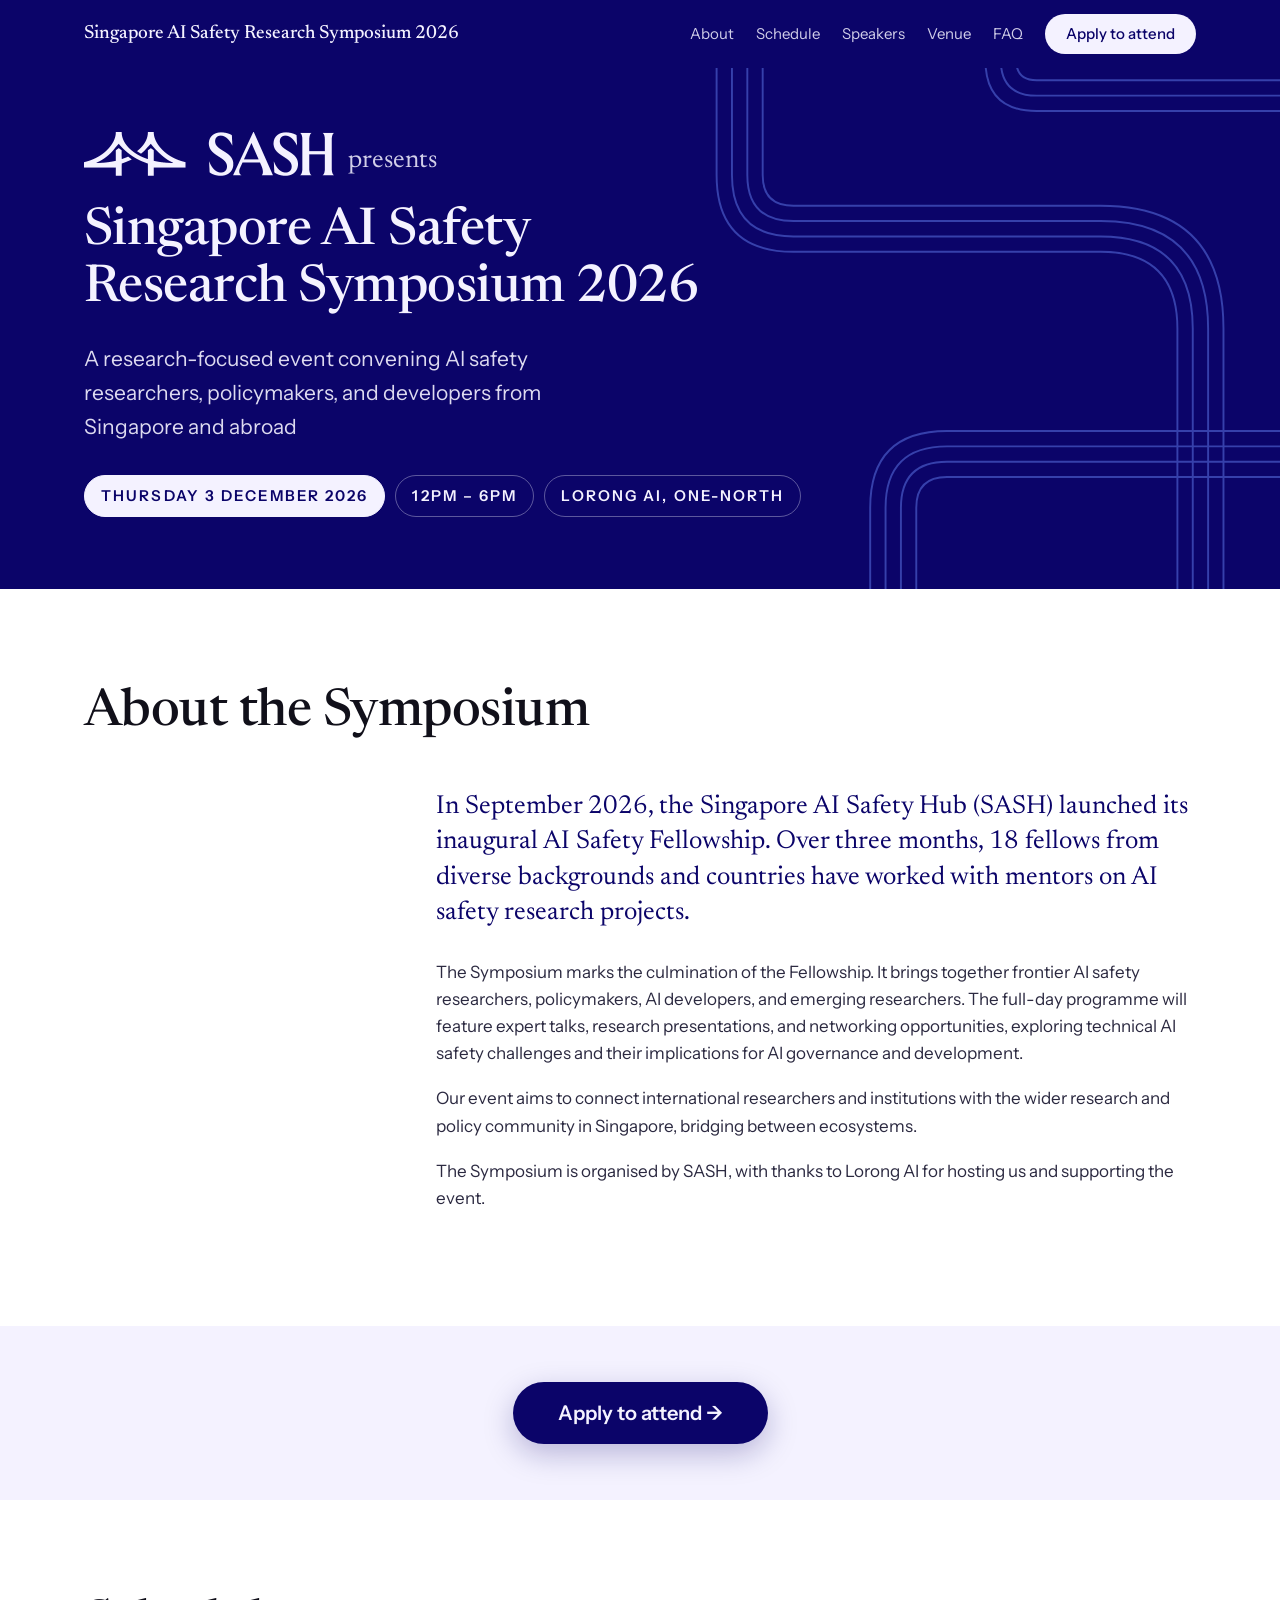
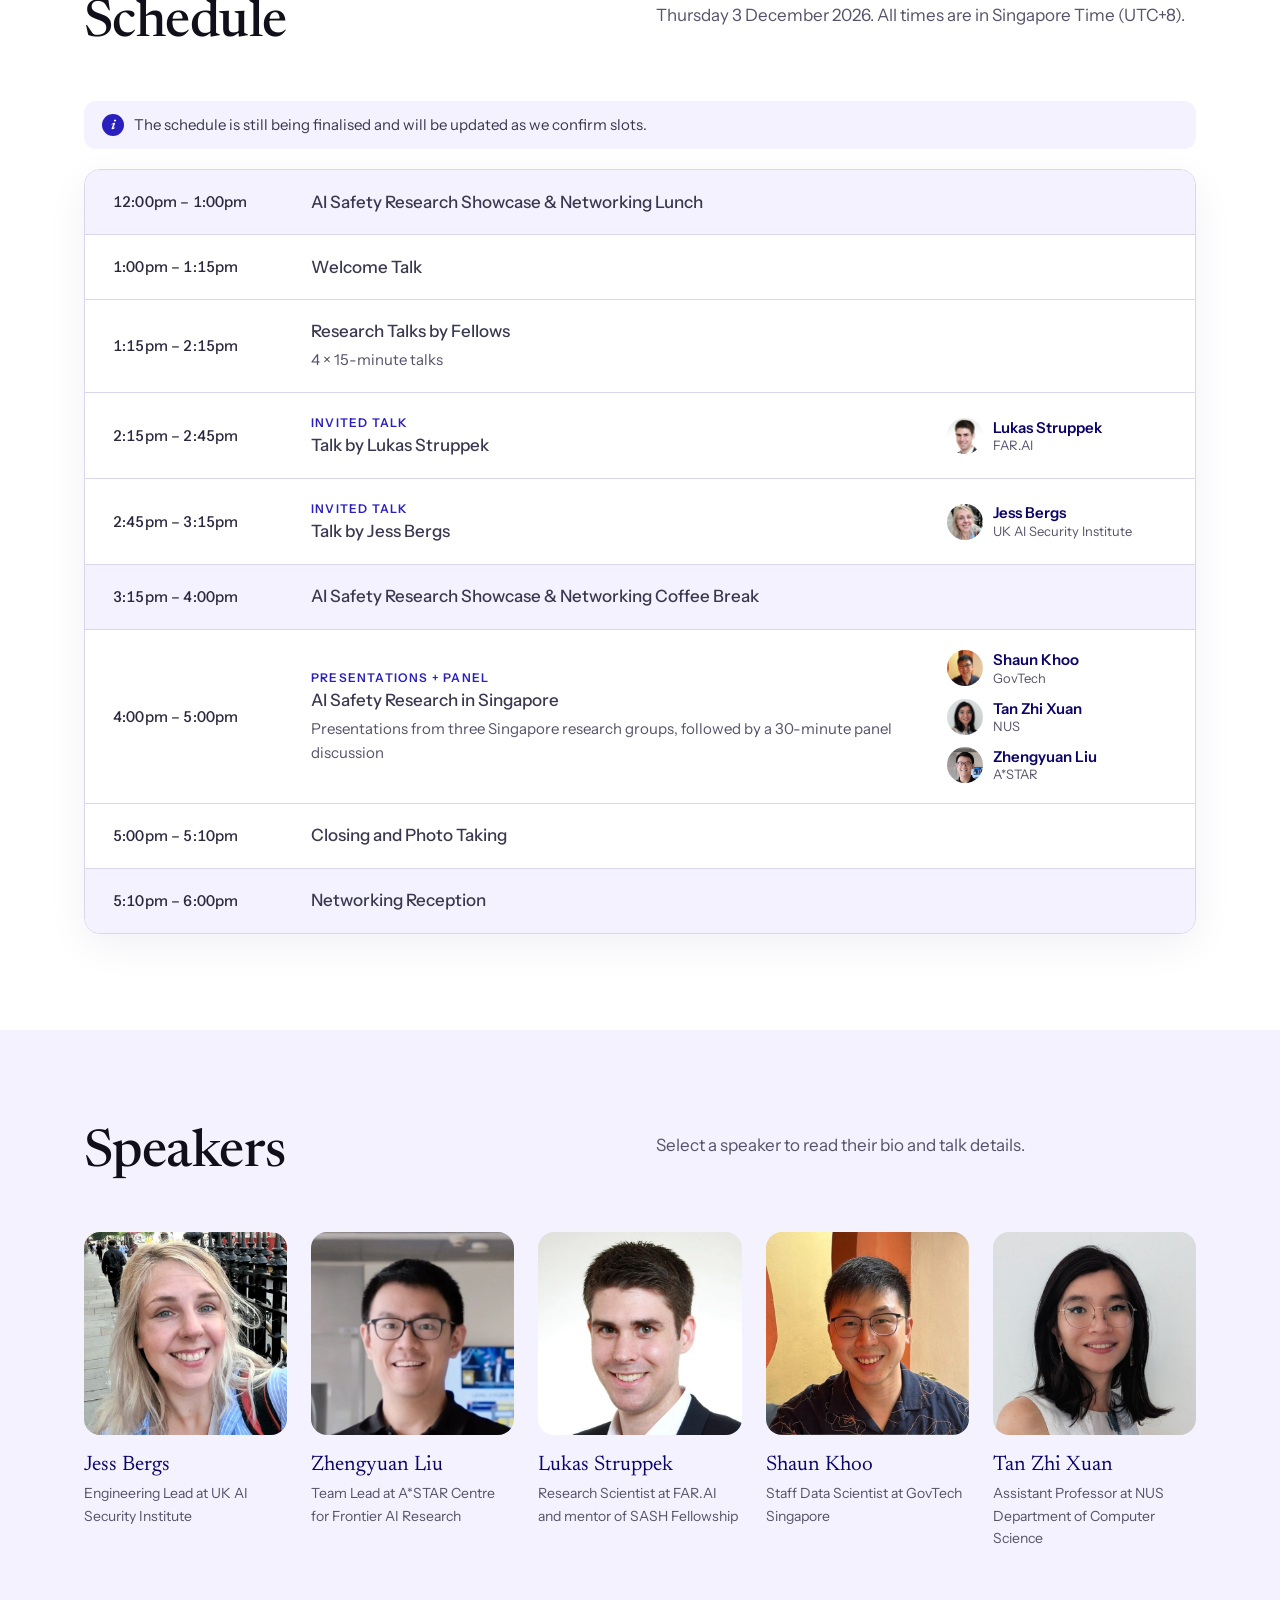
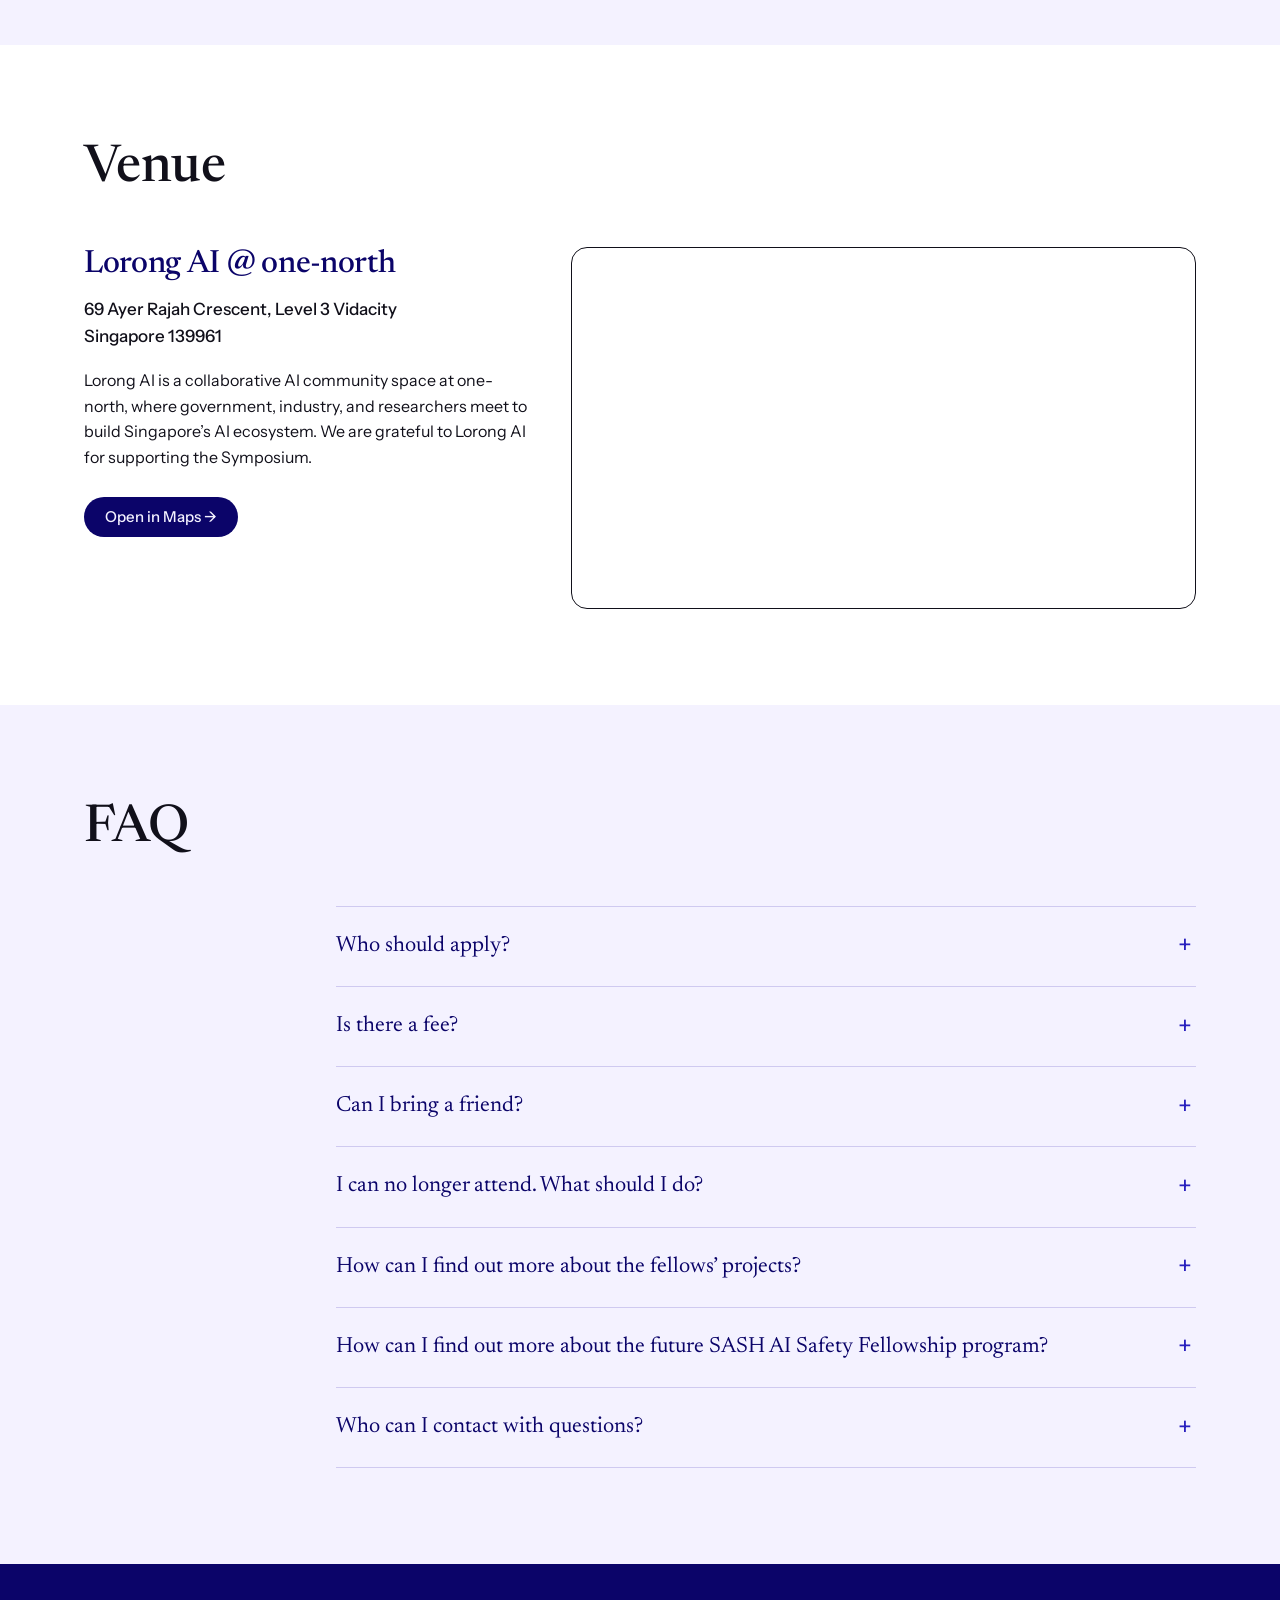
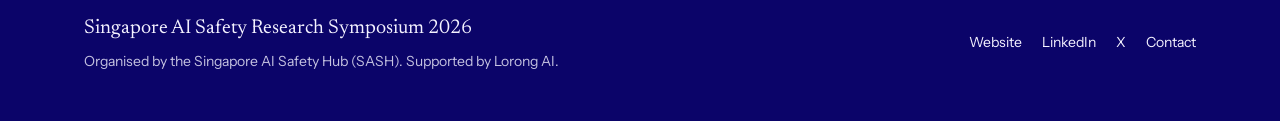
<file: index.html>
<!doctype html>
<html lang="en">
<head>
  <meta charset="utf-8">
  <meta name="viewport" content="width=device-width, initial-scale=1">
  <title>Singapore AI Safety Research Symposium 2026 | 3 December 2026</title>
  <meta name="description" content="The Singapore AI Safety Research Symposium 2026, organised by the Singapore AI Safety Hub (SASH). 3 December 2026 at Lorong AI, Singapore.">
  <link rel="preconnect" href="https://fonts.googleapis.com">
  <link rel="preconnect" href="https://fonts.gstatic.com" crossorigin>
  <link href="https://fonts.googleapis.com/css2?family=Instrument+Sans:wght@400;500;600&family=Newsreader:opsz,wght@6..72,400;6..72,500&display=swap" rel="stylesheet">
  <link rel="stylesheet" href="styles.css">
</head>
<body>

  <header class="nav" id="top">
    <div class="nav-inner">
      <a href="#top" class="brand">Singapore AI Safety Research Symposium 2026</a>
      <button class="nav-toggle" aria-label="Open menu" aria-expanded="false">
        <svg viewBox="0 0 24 24" width="24" height="24" fill="currentColor" aria-hidden="true"><path d="M3 4h18v2H3zm0 7h18v2H3zm0 7h18v2H3z"/></svg>
      </button>
      <nav class="nav-links">
        <a href="#about">About</a>
        <a href="#schedule">Schedule</a>
        <a href="#speakers">Speakers</a>
        <a href="#venue">Venue</a>
        <a href="#faq">FAQ</a>
        <a class="btn btn-light js-luma" href="#" target="_blank" rel="noopener">Apply to attend</a>
      </nav>
    </div>
  </header>

  <section class="hero">
    <svg class="hero-lines" viewBox="0 0 600 600" preserveAspectRatio="xMaxYMid slice" aria-hidden="true">
      <g fill="none" stroke="currentColor" stroke-width="1.5">
        <path d="M120 -10 V180 Q120 240 180 240 H420 Q480 240 480 300 V610"/>
        <path d="M132 -10 V180 Q132 228 180 228 H420 Q492 228 492 300 V610"/>
        <path d="M144 -10 V180 Q144 216 180 216 H420 Q504 216 504 300 V610"/>
        <path d="M156 -10 V180 Q156 204 180 204 H420 Q516 204 516 300 V610"/>
        <path d="M610 380 H300 Q240 380 240 440 V610"/>
        <path d="M610 392 H300 Q252 392 252 440 V610"/>
        <path d="M610 404 H300 Q264 404 264 440 V610"/>
        <path d="M610 416 H300 Q276 416 276 440 V610"/>
        <path d="M330 -10 V90 Q330 130 370 130 H610"/>
        <path d="M342 -10 V90 Q342 118 370 118 H610"/>
        <path d="M354 -10 V90 Q354 106 370 106 H610"/>
      </g>
    </svg>
    <div class="container hero-content">
      <div class="hero-presenter">
        <a href="https://www.aisafety.sg/" target="_blank" rel="noopener" class="hero-logo-link" aria-label="Singapore AI Safety Hub website">
          <img class="hero-logo" src="images/sash-logo.png" alt="SASH" width="1000" height="176">
        </a>
        <span class="presents">presents</span>
      </div>
      <h1>Singapore AI Safety Research Symposium 2026</h1>
      <p class="hero-sub">A research-focused event convening AI safety researchers, policymakers, and developers from Singapore and abroad</p>
      <div class="hero-meta">
        <p class="hero-date is-filled">Thursday 3 December 2026</p>
        <p class="hero-date">12pm – 6pm</p>
        <p class="hero-date">Lorong AI, one-north</p>
      </div>
    </div>
  </section>

  <main>
    <section id="about" class="section">
      <div class="container">
        <div class="section-head">
          <h2>About the Symposium</h2>
        </div>
        <div class="about-body">
          <p class="lead">In September 2026, the Singapore AI Safety Hub (SASH) launched its inaugural AI Safety Fellowship. Over three months, 18 fellows from diverse backgrounds and countries have worked with mentors on AI safety research projects.</p>
          <p>The Symposium marks the culmination of the Fellowship. It brings together frontier AI safety researchers, policymakers, AI developers, and emerging researchers. The full-day programme will feature expert talks, research presentations, and networking opportunities, exploring technical AI safety challenges and their implications for AI governance and development.</p>
          <p>Our event aims to connect international researchers and institutions with the wider research and policy community in Singapore, bridging between ecosystems.</p>
          <p>The Symposium is organised by SASH, with thanks to Lorong AI for hosting us and supporting the event.</p>
        </div>
      </div>
    </section>

    <section class="apply-band" aria-label="Apply to attend">
      <div class="container apply-inner">
        <a class="btn btn-apply js-luma" href="#" target="_blank" rel="noopener">Apply to attend →</a>
      </div>
    </section>

    <section id="schedule" class="section">
      <div class="container">
        <div class="section-head">
          <h2>Schedule</h2>
          <p>Thursday 3 December 2026. All times are in Singapore Time (UTC+8).</p>
        </div>
        <p class="schedule-note">The schedule is still being finalised and will be updated as we confirm slots.</p>
        <ol class="schedule" id="schedule-list"></ol>
      </div>
    </section>

    <section id="speakers" class="section section-tint">
      <div class="container">
        <div class="section-head">
          <h2>Speakers</h2>
          <p>Select a speaker to read their bio and talk details.</p>
        </div>
        <div class="speaker-grid" id="speaker-grid"></div>
      </div>
    </section>

    <section id="venue" class="section">
      <div class="container">
        <div class="section-head">
          <h2>Venue</h2>
        </div>
        <div class="venue">
          <div class="venue-info">
            <h3>Lorong AI @ one-north</h3>
            <p class="address">69 Ayer Rajah Crescent, Level 3 Vidacity<br>Singapore 139961</p>
            <p>Lorong AI is a collaborative AI community space at one-north, where government, industry, and researchers meet to build Singapore’s AI ecosystem. We are grateful to Lorong AI for supporting the Symposium.</p>
            <a class="btn btn-dark" href="https://www.google.com/maps/search/?api=1&query=Lorong+AI+69+Ayer+Rajah+Crescent+Singapore+139961" target="_blank" rel="noopener">Open in Maps →</a>
          </div>
          <div class="map">
            <iframe title="Map of Lorong AI, 69 Ayer Rajah Crescent, Singapore" loading="lazy" referrerpolicy="no-referrer-when-downgrade"
              src="https://maps.google.com/maps?q=69%20Ayer%20Rajah%20Crescent%2C%20Singapore%20139961&z=16&output=embed"></iframe>
          </div>
        </div>
      </div>
    </section>

    <section id="faq" class="section section-tint">
      <div class="container">
        <div class="section-head">
          <h2>FAQ</h2>
        </div>
        <div class="faq">
          <details>
            <summary>Who should apply?</summary>
            <p>Researchers, policymakers, AI developers, and people from universities and research institutions interested in AI safety research.</p>
          </details>
          <details>
            <summary>Is there a fee?</summary>
            <p>This event is free.</p>
          </details>
          <details>
            <summary>Can I bring a friend?</summary>
            <p>Each attendee needs their own approved registration, so please ask your friend to apply separately through <a class="js-luma" href="#" target="_blank" rel="noopener">Luma</a>. As places and catering are limited, we can only admit approved attendees.</p>
          </details>
          <details>
            <summary>I can no longer attend. What should I do?</summary>
            <p>Please cancel your registration on <a class="js-luma" href="#" target="_blank" rel="noopener">Luma</a> so we can offer your place to someone else.</p>
          </details>
          <details>
            <summary>How can I find out more about the fellows’ projects?</summary>
            <p>The fellows will have posters to showcase their work and you can approach them directly if any research project is relevant or interesting to you.</p>
          </details>
          <details>
            <summary>How can I find out more about the future SASH AI Safety Fellowship program?</summary>
            <p>You may visit our <a class="js-website" href="#" target="_blank" rel="noopener">website</a>, <a class="js-linkedin" href="#" target="_blank" rel="noopener">LinkedIn</a> and <a class="js-x" href="#" target="_blank" rel="noopener">X</a>, where we will post updates on future events and programs.</p>
          </details>
          <details>
            <summary>Who can I contact with questions?</summary>
            <p>Email us at <a class="js-email" href="#"></a>.</p>
          </details>
        </div>
      </div>
    </section>
  </main>

  <footer class="footer">
    <div class="container footer-inner">
      <div>
        <p class="footer-title">Singapore AI Safety Research Symposium 2026</p>
        <p>Organised by the Singapore AI Safety Hub (SASH). Supported by Lorong AI.</p>
      </div>
      <div class="footer-links">
        <a class="js-website" href="#" target="_blank" rel="noopener">Website</a>
        <a class="js-linkedin" href="#" target="_blank" rel="noopener">LinkedIn</a>
        <a class="js-x" href="#" target="_blank" rel="noopener">X</a>
        <a class="js-email" href="mailto:sash.aisafety.symposium@gmail.com">Contact</a>
      </div>
    </div>
  </footer>

  <dialog class="speaker-modal" id="speaker-modal" aria-labelledby="modal-name">
    <button class="modal-close" aria-label="Close">×</button>
    <div class="modal-body" id="modal-body"></div>
  </dialog>

  <script src="data.js"></script>
  <script src="script.js"></script>
</body>
</html>
</file>
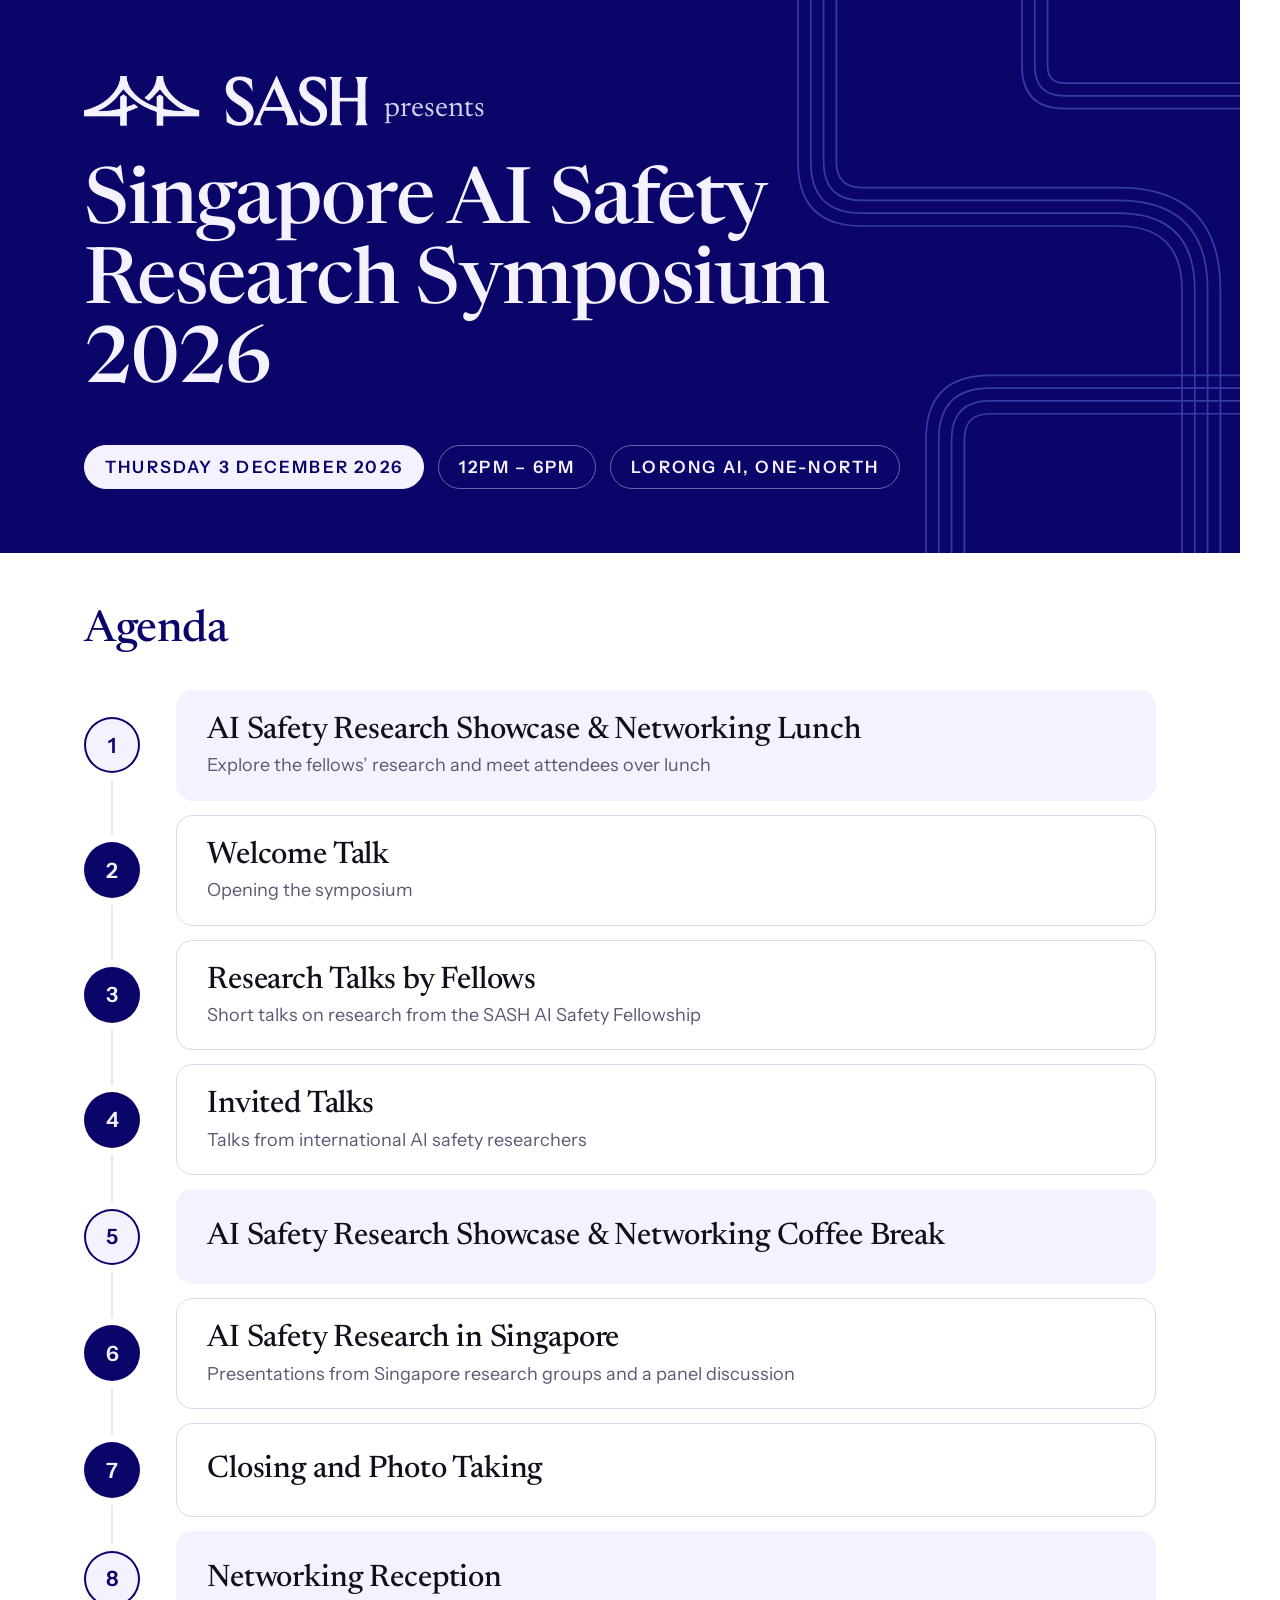
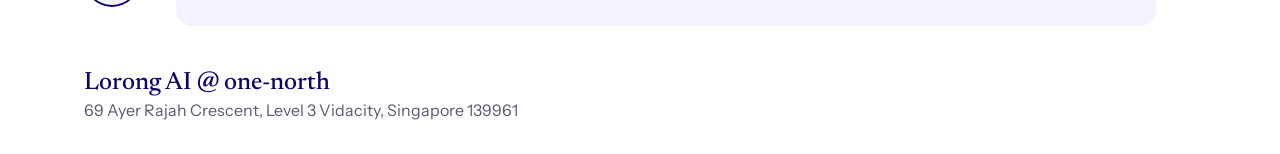
<file: poster/agenda-overview.html>
<!doctype html>
<html lang="en">
<head>
<meta charset="utf-8">
<title>Symposium Agenda Overview</title>
<link href="https://fonts.googleapis.com/css2?family=Instrument+Sans:wght@400;500;600;700&family=Newsreader:opsz,wght@6..72,400;6..72,500;6..72,600&display=swap" rel="stylesheet">
<style>
  :root {
    --navy:#0b0469; --accent:#2920be; --sky:#6a8afc; --lav:#f4f2ff; --lav2:#e9e6fb;
    --ink:#11101a; --muted:#5b5874; --line:#dcd8f0;
    --serif:"Newsreader",Georgia,serif; --sans:"Instrument Sans",system-ui,sans-serif;
  }
  * { box-sizing:border-box; margin:0; padding:0; }
  html,body { width:1240px; height:1754px; }
  body { font-family:var(--sans); color:var(--ink); background:#fff; -webkit-font-smoothing:antialiased; }
  .poster { width:1240px; height:1754px; display:flex; flex-direction:column; overflow:hidden; }

  /* Header */
  header { position:relative; background:var(--navy); color:var(--lav); padding:76px 84px 64px; overflow:hidden; }
  .lines { position:absolute; right:-70px; top:-30px; width:640px; height:640px; color:var(--sky); opacity:.42; }
  .presenter { position:relative; display:flex; align-items:flex-end; gap:16px; margin-bottom:40px; }
  .presenter img { height:50px; }
  .presenter span { font-family:var(--serif); font-size:29px; line-height:1; opacity:.85; padding-bottom:2px; }
  h1 { position:relative; font-family:var(--serif); font-weight:500; font-size:78px; line-height:1.02; letter-spacing:-.015em; max-width:16ch; }
  .meta { position:relative; display:flex; gap:14px; margin-top:40px; flex-wrap:wrap; }
  .pill { font-size:17px; font-weight:600; letter-spacing:.13em; text-transform:uppercase;
          padding:11px 20px; border:1.5px solid rgba(244,242,255,.4); border-radius:999px; }
  .pill.solid { background:var(--lav); color:var(--navy); border-color:var(--lav); }

  /* Overview */
  main { flex:1; padding:56px 84px 8px; display:flex; flex-direction:column; }
  .eyebrow h2 { font-family:var(--serif); font-weight:500; font-size:44px; color:var(--navy); letter-spacing:-.01em; margin-bottom:30px; }
  ol { list-style:none; flex:1; display:flex; flex-direction:column; position:relative; }
  ol::before { content:""; position:absolute; left:27px; top:40px; bottom:40px; width:2px; background:var(--lav2); }
  li { position:relative; flex:1 1 0; display:flex; align-items:center; gap:36px; padding:7px 0; }
  .card { min-height:100%; display:flex; flex-direction:column; justify-content:center; }
  .dot { flex:none; width:56px; height:56px; border-radius:50%; display:grid; place-items:center;
         background:var(--navy); color:var(--lav); font:600 21px/1 var(--sans); position:relative; z-index:1;
         box-shadow:0 0 0 7px #fff; }
  .card { flex:1; padding:22px 30px; border-radius:16px; border:1.5px solid var(--line); background:#fff; }
  .title { font-family:var(--serif); font-size:31px; font-weight:500; line-height:1.15; letter-spacing:-.005em; }
  .detail { font-size:18px; color:var(--muted); margin-top:5px; line-height:1.35; }
  li.net .card { background:var(--lav); border-color:var(--lav); }
  li.net .dot { background:var(--lav); color:var(--navy); box-shadow:0 0 0 7px #fff, inset 0 0 0 2px var(--navy); }
  .legend { display:flex; gap:28px; margin:26px 0 0 92px; font-size:16px; color:var(--muted); }
  .legend span { display:flex; align-items:center; gap:10px; }
  .legend i { width:18px; height:18px; border-radius:5px; display:inline-block; }

  footer { margin-top:auto; padding:30px 84px 34px; display:flex; justify-content:space-between; align-items:flex-end; gap:40px; }
  footer .venue b { display:block; font-family:var(--serif); font-weight:500; font-size:25px; color:var(--navy); }
  footer .venue span { display:block; font-size:16px; color:var(--muted); margin-top:4px; }
  footer .org { text-align:right; font-size:16px; color:var(--muted); line-height:1.5; }
</style>
</head>
<body>
<div class="poster">
  <header>
    <svg class="lines" viewBox="0 0 600 600" aria-hidden="true">
      <g fill="none" stroke="currentColor" stroke-width="1.6">
        <path d="M120 -10 V180 Q120 240 180 240 H420 Q480 240 480 300 V610"/>
        <path d="M132 -10 V180 Q132 228 180 228 H420 Q492 228 492 300 V610"/>
        <path d="M144 -10 V180 Q144 216 180 216 H420 Q504 216 504 300 V610"/>
        <path d="M156 -10 V180 Q156 204 180 204 H420 Q516 204 516 300 V610"/>
        <path d="M610 380 H300 Q240 380 240 440 V610"/>
        <path d="M610 392 H300 Q252 392 252 440 V610"/>
        <path d="M610 404 H300 Q264 404 264 440 V610"/>
        <path d="M610 416 H300 Q276 416 276 440 V610"/>
        <path d="M330 -10 V90 Q330 130 370 130 H610"/>
        <path d="M342 -10 V90 Q342 118 370 118 H610"/>
        <path d="M354 -10 V90 Q354 106 370 106 H610"/>
      </g>
    </svg>
    <div class="presenter"><img src="../images/sash-logo.png" alt="SASH"><span>presents</span></div>
    <h1>Singapore AI Safety Research Symposium 2026</h1>
    <div class="meta">
      <span class="pill solid">Thursday 3 December 2026</span>
      <span class="pill">12pm – 6pm</span>
      <span class="pill">Lorong AI, one-north</span>
    </div>
  </header>

  <main>
    <div class="eyebrow"><h2>Agenda</h2></div>
    <ol>
      <li class="net"><div class="dot">1</div><div class="card"><div class="title">AI Safety Research Showcase &amp; Networking Lunch</div><div class="detail">Explore the fellows’ research and meet attendees over lunch</div></div></li>
      <li class=""><div class="dot">2</div><div class="card"><div class="title">Welcome Talk</div><div class="detail">Opening the symposium</div></div></li>
      <li class=""><div class="dot">3</div><div class="card"><div class="title">Research Talks by Fellows</div><div class="detail">Short talks on research from the SASH AI Safety Fellowship</div></div></li>
      <li class=""><div class="dot">4</div><div class="card"><div class="title">Invited Talks</div><div class="detail">Talks from international AI safety researchers</div></div></li>
      <li class="net"><div class="dot">5</div><div class="card"><div class="title">AI Safety Research Showcase &amp; Networking Coffee Break</div></div></li>
      <li class=""><div class="dot">6</div><div class="card"><div class="title">AI Safety Research in Singapore</div><div class="detail">Presentations from Singapore research groups and a panel discussion</div></div></li>
      <li class=""><div class="dot">7</div><div class="card"><div class="title">Closing and Photo Taking</div></div></li>
      <li class="net"><div class="dot">8</div><div class="card"><div class="title">Networking Reception</div></div></li>
    </ol>
  </main>

  <footer>
    <div class="venue"><b>Lorong AI @ one-north</b><span>69 Ayer Rajah Crescent, Level 3 Vidacity, Singapore 139961</span></div>
  </footer>
</div>
</body>
</html>
</file>
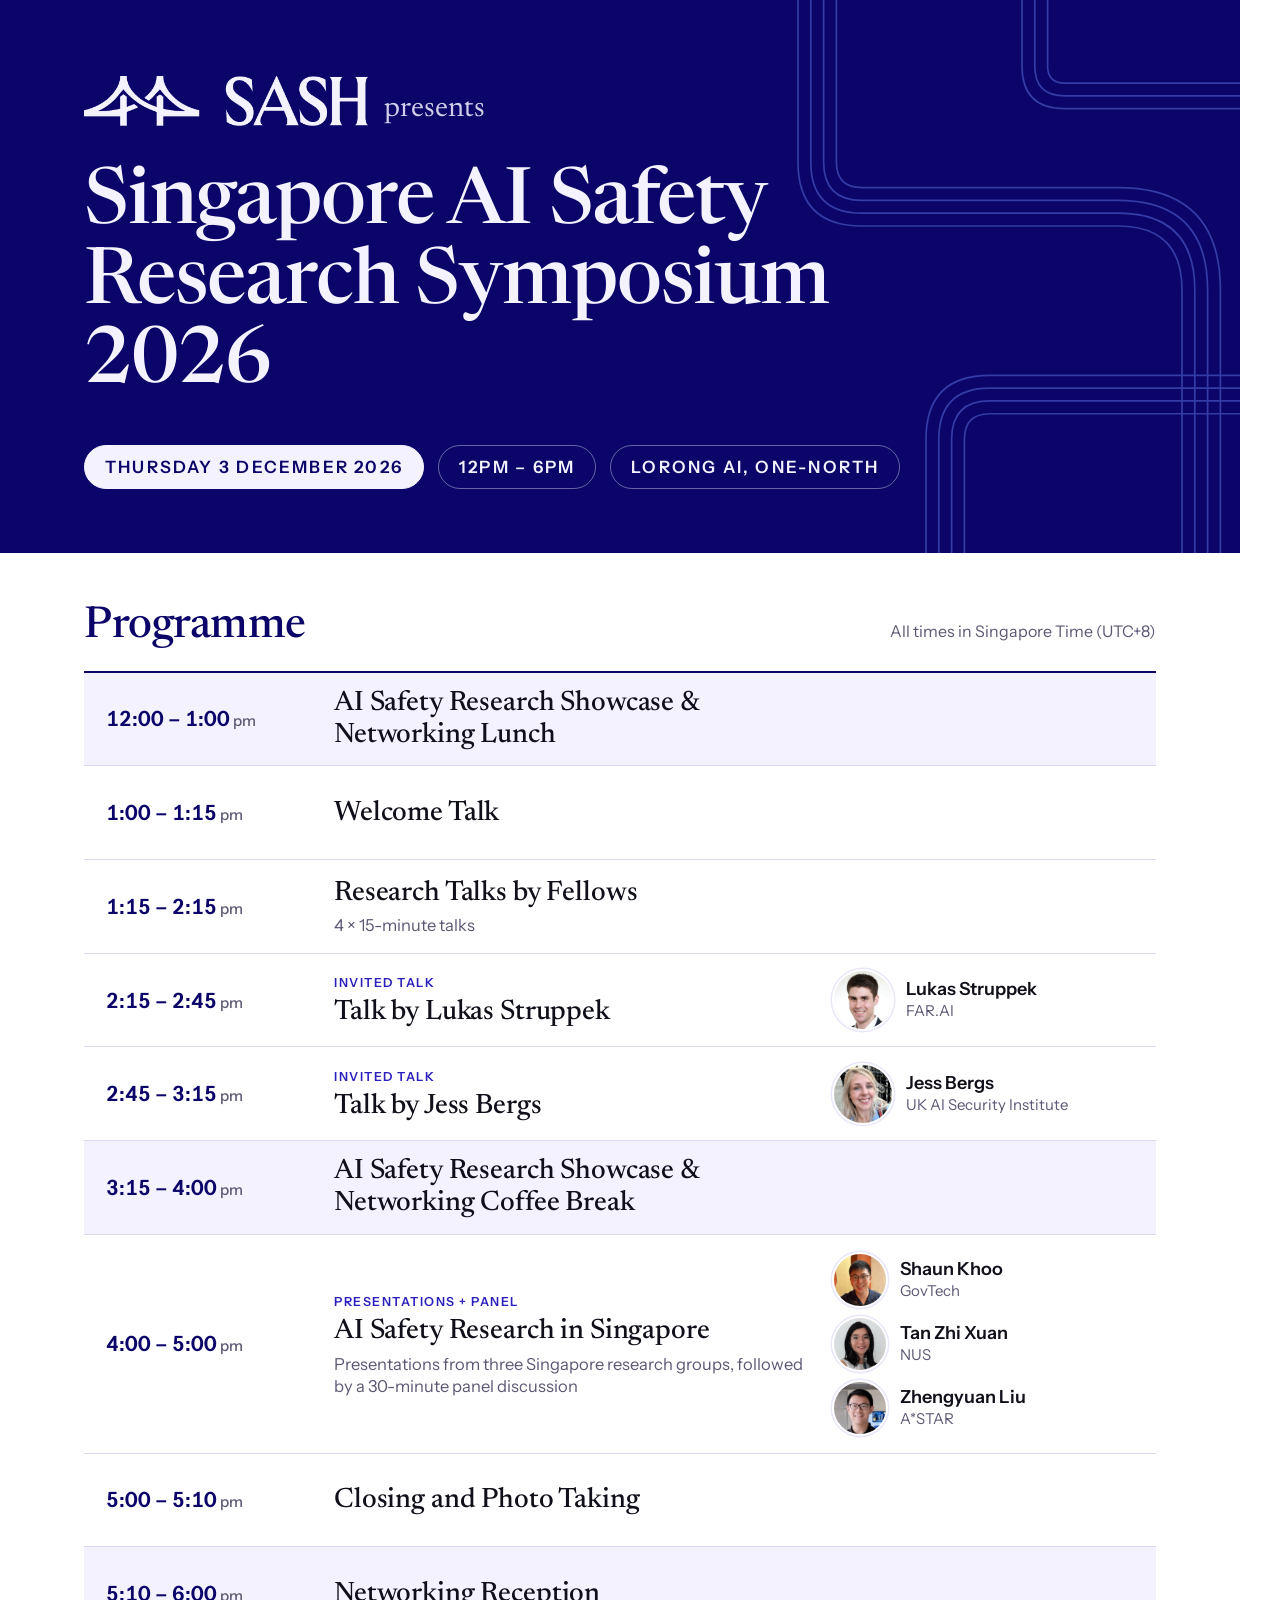
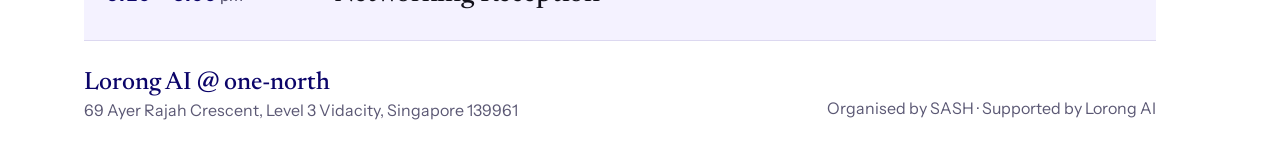
<file: poster/agenda-poster.html>
<!doctype html>
<html lang="en">
<head>
<meta charset="utf-8">
<title>Symposium Agenda Poster</title>
<link href="https://fonts.googleapis.com/css2?family=Instrument+Sans:wght@400;500;600;700&family=Newsreader:opsz,wght@6..72,400;6..72,500;6..72,600&display=swap" rel="stylesheet">
<style>
  :root {
    --navy:#0b0469; --accent:#2920be; --sky:#6a8afc; --lav:#f4f2ff; --lav2:#e9e6fb;
    --ink:#11101a; --muted:#5b5874; --line:#dcd8f0;
    --serif:"Newsreader",Georgia,serif; --sans:"Instrument Sans",system-ui,sans-serif;
  }
  * { box-sizing:border-box; margin:0; padding:0; }
  html,body { width:1240px; height:1754px; }
  body { font-family:var(--sans); color:var(--ink); background:#fff; -webkit-font-smoothing:antialiased; }
  .poster { width:1240px; height:1754px; display:flex; flex-direction:column; overflow:hidden; }

  /* Header */
  header { position:relative; background:var(--navy); color:var(--lav); padding:76px 84px 64px; overflow:hidden; }
  .lines { position:absolute; right:-70px; top:-30px; width:640px; height:640px; color:var(--sky); opacity:.42; }
  .presenter { position:relative; display:flex; align-items:flex-end; gap:16px; margin-bottom:40px; }
  .presenter img { height:50px; }
  .presenter span { font-family:var(--serif); font-size:29px; line-height:1; opacity:.85; padding-bottom:2px; }
  h1 { position:relative; font-family:var(--serif); font-weight:500; font-size:78px; line-height:1.02; letter-spacing:-.015em; max-width:16ch; }
  .meta { position:relative; display:flex; gap:14px; margin-top:40px; flex-wrap:wrap; }
  .pill { font-size:17px; font-weight:600; letter-spacing:.13em; text-transform:uppercase;
          padding:11px 20px; border:1.5px solid rgba(244,242,255,.4); border-radius:999px; }
  .pill.solid { background:var(--lav); color:var(--navy); border-color:var(--lav); }

  /* Programme */
  main { flex:1; padding:52px 84px 0; display:flex; flex-direction:column; }
  .eyebrow { display:flex; align-items:baseline; justify-content:space-between; margin-bottom:22px; }
  .eyebrow h2 { font-family:var(--serif); font-weight:500; font-size:44px; color:var(--navy); letter-spacing:-.01em; }
  .eyebrow p { font-size:16px; color:var(--muted); }
  ol { list-style:none; flex:1; display:flex; flex-direction:column; border-top:2px solid var(--navy); }
  li { display:grid; grid-template-columns:200px 1fr 300px; column-gap:28px; align-items:center;
       padding:0 22px; border-bottom:1px solid var(--line); flex:1 1 0; min-height:0; }
  li.tall { flex:2.35 1 0; }
  li.break { background:var(--lav); }
  .time { font-size:21px; font-weight:600; color:var(--navy); font-variant-numeric:tabular-nums; white-space:nowrap; }
  .time small { font-size:15px; font-weight:500; color:var(--muted); margin-left:3px; }
  .title { font-family:var(--serif); font-size:28px; font-weight:500; line-height:1.15; letter-spacing:-.005em; }
  .detail { font-size:16.5px; color:var(--muted); margin-top:5px; line-height:1.35; }
  .tag { display:inline-block; font-size:12.5px; font-weight:600; letter-spacing:.12em; text-transform:uppercase;
         color:var(--accent); margin-bottom:6px; }
  .who { display:flex; flex-direction:column; gap:12px; }
  .sp { display:flex; align-items:center; gap:14px; }
  .sp img { width:58px; height:58px; border-radius:50%; object-fit:cover; flex:none; box-shadow:0 0 0 2px #fff, 0 0 0 3.5px var(--lav2); }
  .sp b { display:block; font-size:18px; font-weight:600; line-height:1.2; }
  .sp i { display:block; font-style:normal; font-size:15px; color:var(--muted); line-height:1.25; margin-top:2px; }
  .tall .sp img { width:52px; height:52px; }

  footer { margin-top:auto; padding:30px 84px 34px; display:flex; justify-content:space-between; align-items:flex-end; gap:40px; }
  footer .venue b { display:block; font-family:var(--serif); font-weight:500; font-size:25px; color:var(--navy); }
  footer .venue span { display:block; font-size:16px; color:var(--muted); margin-top:4px; }
  footer .org { text-align:right; font-size:16px; color:var(--muted); line-height:1.5; }
  footer .org a { display:block; font-size:20px; font-weight:600; color:var(--accent); text-decoration:none; }
</style>
</head>
<body>
<div class="poster">
  <header>
    <svg class="lines" viewBox="0 0 600 600" aria-hidden="true">
      <g fill="none" stroke="currentColor" stroke-width="1.6">
        <path d="M120 -10 V180 Q120 240 180 240 H420 Q480 240 480 300 V610"/>
        <path d="M132 -10 V180 Q132 228 180 228 H420 Q492 228 492 300 V610"/>
        <path d="M144 -10 V180 Q144 216 180 216 H420 Q504 216 504 300 V610"/>
        <path d="M156 -10 V180 Q156 204 180 204 H420 Q516 204 516 300 V610"/>
        <path d="M610 380 H300 Q240 380 240 440 V610"/>
        <path d="M610 392 H300 Q252 392 252 440 V610"/>
        <path d="M610 404 H300 Q264 404 264 440 V610"/>
        <path d="M610 416 H300 Q276 416 276 440 V610"/>
        <path d="M330 -10 V90 Q330 130 370 130 H610"/>
        <path d="M342 -10 V90 Q342 118 370 118 H610"/>
        <path d="M354 -10 V90 Q354 106 370 106 H610"/>
      </g>
    </svg>
    <div class="presenter"><img src="../images/sash-logo.png" alt="SASH"><span>presents</span></div>
    <h1>Singapore AI Safety Research Symposium 2026</h1>
    <div class="meta">
      <span class="pill solid">Thursday 3 December 2026</span>
      <span class="pill">12pm – 6pm</span>
      <span class="pill">Lorong AI, one-north</span>
    </div>
  </header>

  <main>
    <div class="eyebrow"><h2>Programme</h2><p>All times in Singapore Time (UTC+8)</p></div>
    <ol>
      <li class="break">
        <div class="time">12:00 – 1:00<small>pm</small></div>
        <div><div class="title">AI Safety Research Showcase &amp; Networking Lunch</div></div>
        <div></div>
      </li>
      <li>
        <div class="time">1:00 – 1:15<small>pm</small></div>
        <div><div class="title">Welcome Talk</div></div>
        <div></div>
      </li>
      <li>
        <div class="time">1:15 – 2:15<small>pm</small></div>
        <div><div class="title">Research Talks by Fellows</div><div class="detail">4 × 15-minute talks</div></div>
        <div></div>
      </li>
      <li>
        <div class="time">2:15 – 2:45<small>pm</small></div>
        <div><span class="tag">Invited talk</span><div class="title">Talk by Lukas Struppek</div></div>
        <div class="who"><div class="sp"><img src="../images/speakers/lukas-struppek.jpg" alt=""><div><b>Lukas Struppek</b><i>FAR.AI</i></div></div></div>
      </li>
      <li>
        <div class="time">2:45 – 3:15<small>pm</small></div>
        <div><span class="tag">Invited talk</span><div class="title">Talk by Jess Bergs</div></div>
        <div class="who"><div class="sp"><img src="../images/speakers/jess-bergs.jpg" alt=""><div><b>Jess Bergs</b><i>UK AI Security Institute</i></div></div></div>
      </li>
      <li class="break">
        <div class="time">3:15 – 4:00<small>pm</small></div>
        <div><div class="title">AI Safety Research Showcase &amp; Networking Coffee Break</div></div>
        <div></div>
      </li>
      <li class="tall">
        <div class="time">4:00 – 5:00<small>pm</small></div>
        <div><span class="tag">Presentations + Panel</span><div class="title">AI Safety Research in Singapore</div>
          <div class="detail">Presentations from three Singapore research groups, followed by a 30-minute panel discussion</div></div>
        <div class="who">
          <div class="sp"><img src="../images/speakers/shaun-khoo.jpg" alt=""><div><b>Shaun Khoo</b><i>GovTech</i></div></div>
          <div class="sp"><img src="../images/speakers/tan-zhi-xuan.jpg" alt=""><div><b>Tan Zhi Xuan</b><i>NUS</i></div></div>
          <div class="sp"><img src="../images/speakers/zhengyuan-liu.jpg" alt=""><div><b>Zhengyuan Liu</b><i>A*STAR</i></div></div>
        </div>
      </li>
      <li>
        <div class="time">5:00 – 5:10<small>pm</small></div>
        <div><div class="title">Closing and Photo Taking</div></div>
        <div></div>
      </li>
      <li class="break">
        <div class="time">5:10 – 6:00<small>pm</small></div>
        <div><div class="title">Networking Reception</div></div>
        <div></div>
      </li>
    </ol>
  </main>

  <footer>
    <div class="venue"><b>Lorong AI @ one-north</b><span>69 Ayer Rajah Crescent, Level 3 Vidacity, Singapore 139961</span></div>
    <div class="org">Organised by SASH · Supported by Lorong AI</div>
  </footer>
</div>
</body>
</html>
</file>
<file: styles.css>
:root {
  --navy: #0b0469;
  --navy-2: #140c8a;
  --accent: #2920be;
  --sky: #6a8afc;
  --lav: #f4f2ff;
  --ink: #11101a;
  --muted: #55526b;
  --line: #d9d6ee;
  --white: #ffffff;
  --serif: "Newsreader", Georgia, "Times New Roman", serif;
  --sans: "Instrument Sans", system-ui, -apple-system, "Segoe UI", sans-serif;
  --radius: 16px;
  --max: 1160px;
  --nav-h: 72px;
}

* { box-sizing: border-box; }
html { scroll-behavior: smooth; scroll-padding-top: 72px; }
body {
  margin: 0;
  font-family: var(--sans);
  font-size: 16px;
  line-height: 1.6;
  color: var(--ink);
  background: var(--white);
  -webkit-font-smoothing: antialiased;
}
img { max-width: 100%; display: block; }
a { color: var(--accent); }
h1, h2, h3, h4 { font-family: var(--serif); font-weight: 500; line-height: 1.1; margin: 0; letter-spacing: -0.01em; }

.container { max-width: var(--max); margin: 0 auto; padding: 0 24px; }

/* Buttons */
.btn {
  display: inline-flex; align-items: center; gap: 8px;
  padding: 10px 20px; border-radius: 999px;
  font: 500 15px/1.2 var(--sans); text-decoration: none; white-space: nowrap;
  border: 1px solid transparent; transition: background .2s, color .2s, border-color .2s;
}
.btn-light { background: var(--lav); color: var(--navy); }
.btn-light:hover { background: var(--white); }
.btn-outline-light { color: var(--lav); border-color: rgba(244, 242, 255, .5); }
.btn-outline-light:hover { border-color: var(--lav); background: rgba(244, 242, 255, .08); }
.btn-dark { background: var(--navy); color: var(--lav); }
.btn-dark:hover { background: var(--accent); }

/* Nav */
.nav {
  position: fixed; inset: 0 0 auto 0; z-index: 50;
  color: var(--lav); transition: background .25s, box-shadow .25s;
}
.nav.scrolled, .nav.open { background: var(--navy); box-shadow: 0 1px 0 rgba(255, 255, 255, .08); }
.nav-inner {
  max-width: var(--max); margin: 0 auto; padding: 14px 24px;
  display: flex; align-items: center; justify-content: space-between; gap: 24px;
}
.brand {
  color: var(--lav); text-decoration: none; font-family: var(--serif); font-size: 19px; font-weight: 500;
  line-height: 1.2;
}
.hero-presenter { display: flex; align-items: flex-end; gap: 14px; margin-bottom: 28px; }
.hero-logo-link { display: block; }
.presents {
  font-family: var(--serif); font-size: 26px; line-height: 1;
  color: var(--lav); opacity: .85; padding-bottom: 2px;
}
.hero-logo-link:hover { opacity: .8; }
.hero-logo { height: 44px; width: auto; }
.nav-links { display: flex; align-items: center; gap: 22px; }
.nav-links a:not(.btn) { color: var(--lav); text-decoration: none; font-size: 15px; opacity: .85; }
.nav-links a:not(.btn):hover { opacity: 1; text-decoration: underline; text-underline-offset: 4px; }
.nav-toggle { display: none; background: none; border: 0; color: inherit; padding: 4px; cursor: pointer; }

/* Hero */
.hero {
  position: relative; overflow: hidden;
  background: var(--navy); color: var(--lav);
  display: flex; align-items: center;
  padding: calc(var(--nav-h) + 64px) 0 72px;
}
.hero-lines {
  position: absolute; right: -4%; top: var(--nav-h); height: calc(100% - var(--nav-h)); width: 60%;
  color: var(--sky); opacity: .45;
}
.hero-content { position: relative; width: 100%; }
.hero h1 { font-size: clamp(30px, 4.4vw, 52px); max-width: 20ch; }
.hero-sub { font-size: clamp(18px, 2vw, 21px); max-width: 38ch; margin: 24px 0 0; opacity: .9; }
.hero-meta { display: flex; flex-wrap: wrap; gap: 10px; margin-top: 32px; }
.hero-date.is-filled { background: var(--lav); color: var(--navy); border-color: var(--lav); }
.hero-date {
  margin: 0; font-size: 15px; font-weight: 600; letter-spacing: .14em; text-transform: uppercase;
  display: inline-block; padding: 8px 16px; border: 1px solid rgba(244, 242, 255, .35); border-radius: 999px;
}

/* Sections */
.section { padding: 96px 0; }
.section-tint { background: var(--lav); }
.section-head {
  display: grid; grid-template-columns: 1fr 1fr; gap: 32px; align-items: start;
  margin-bottom: 48px;
}
.section-head h2 { font-size: clamp(34px, 4.4vw, 52px); }
.section-head p { margin: 6px 0 0; color: var(--muted); font-size: 17px; }

/* About */
.about-body { max-width: 760px; margin-left: auto; margin-right: 0; }
.about-body p { margin: 0 0 18px; font-size: 17px; color: #2b2940; }
.about-body .lead { font-family: var(--serif); font-size: 26px; line-height: 1.35; color: var(--navy); margin-bottom: 28px; }
.formats {
  list-style: none; padding: 0; margin: 56px 0 0;
  display: grid; grid-template-columns: repeat(5, 1fr); gap: 12px;
}
.formats li {
  border: 1px solid var(--ink); border-radius: var(--radius);
  padding: 18px; font-weight: 500; display: flex; flex-direction: column; gap: 22px; min-height: 120px;
}
.formats .num { font-family: var(--serif); color: var(--accent); font-size: 22px; }

/* Apply band */
.apply-band { background: var(--lav); color: var(--navy); padding: 56px 0; }
.apply-inner { display: flex; flex-direction: column; align-items: center; gap: 20px; text-align: center; }
.btn-apply {
  background: var(--navy); color: var(--lav);
  font-size: 20px; font-weight: 600; padding: 18px 44px;
  box-shadow: 0 10px 30px rgba(11, 4, 105, .25);
}
.btn-apply:hover { background: var(--accent); transform: translateY(-1px); }

/* Schedule */
.schedule-note {
  display: flex; align-items: center; gap: 10px; margin: 0 0 20px;
  padding: 12px 18px; border-radius: 12px; background: var(--lav);
  color: #3a3850; font-size: 15px;
}
.schedule-note::before {
  content: "i"; flex: none; display: grid; place-items: center; width: 22px; height: 22px; border-radius: 50%;
  background: var(--accent); color: var(--white); font: 600 13px/1 var(--serif); font-style: italic;
}
.schedule {
  list-style: none; margin: 0; padding: 0; background: var(--white);
  border: 1px solid var(--line); border-radius: var(--radius); overflow: hidden;
  box-shadow: 0 12px 40px rgba(11, 4, 105, .06);
}
.slot {
  display: grid; grid-template-columns: 170px 1fr 220px; gap: 8px 28px; align-items: center;
  padding: 20px 28px; border-bottom: 1px solid var(--line); transition: background .15s;
}
.slot:last-child { border-bottom: 0; }
@media (hover: hover) and (pointer: fine) {
  .slot:not(.slot-break):hover { background: #faf9ff; }
}
.slot { -webkit-tap-highlight-color: transparent; }
.slot p { margin: 0; }
.slot-time { display: flex; align-items: baseline; gap: 6px; font-variant-numeric: tabular-nums; white-space: nowrap; font-weight: 500; color: #2b2940; font-size: 15px; letter-spacing: .01em; }
.slot-title { font-family: var(--sans); font-size: 17px; font-weight: 500; line-height: 1.4; color: #3a3850; }
.slot-detail { margin-top: 4px !important; color: var(--muted); font-size: 15px; }
.slot-tag { margin-bottom: 2px !important; font-size: 12px; font-weight: 600; letter-spacing: .1em; text-transform: uppercase; color: var(--accent); }
.slot-speakers { display: flex; flex-direction: column; gap: 12px; }
.slot-speaker { display: flex; align-items: center; gap: 10px; min-width: 0; max-width: 260px; }
.slot-avatar {
  width: 36px; height: 36px; flex: none; border-radius: 50%; object-fit: cover;
  display: grid; place-items: center; background: var(--navy); color: var(--lav);
  font: 600 13px/1 var(--sans); letter-spacing: .02em;
}
.slot-avatar.is-placeholder { background: var(--lav); color: #a9a4d6; border: 1px dashed #c9c4ee; }
.slot-speaker-text { display: flex; flex-direction: column; min-width: 0; }
.slot-speaker-name { font-weight: 600; font-size: 15px; color: var(--navy); line-height: 1.3; }
.slot-speaker-org { font-size: 13px; color: var(--muted); line-height: 1.3; }
.slot-speaker.is-placeholder .slot-speaker-name { font-weight: 500; color: var(--muted); }
button.slot-speaker { background: none; border: 0; padding: 4px 8px 4px 4px; margin: -4px -8px -4px -4px; font: inherit; text-align: left; cursor: pointer; border-radius: 999px; transition: background .15s; }
button.slot-speaker:hover, button.slot-speaker:focus-visible { background: var(--lav); }
button.slot-speaker:hover .slot-speaker-name { text-decoration: underline; text-underline-offset: 3px; }
.slot-break { background: var(--lav); }

/* Research */
.research-grid { display: grid; grid-template-columns: repeat(2, 1fr); gap: 20px; }
.research-card {
  display: flex; flex-direction: column; gap: 12px;
  border: 1px solid var(--ink); border-radius: var(--radius); padding: 26px;
  background: var(--white); color: var(--ink); text-decoration: none;
  transition: transform .2s, box-shadow .2s, border-color .2s;
}
.research-card.is-link:hover { transform: translateY(-2px); border-color: var(--accent); box-shadow: 0 10px 30px rgba(11, 4, 105, .1); }
.research-card h3 { font-size: 24px; color: var(--navy); }
.people { margin: 0; font-size: 14px; }
.people span { color: var(--muted); text-transform: uppercase; letter-spacing: .08em; font-size: 11px; font-weight: 600; margin-right: 2px; }
.people .sep { margin: 0 6px; letter-spacing: 0; }
.summary { margin: 0; color: #3a3850; font-size: 15px; flex: 1; }
.card-foot { display: flex; align-items: center; justify-content: space-between; gap: 12px; margin-top: 6px; }
.tags { list-style: none; padding: 0; margin: 0; display: flex; flex-wrap: wrap; gap: 6px; }
.tags li { font-size: 12px; font-weight: 500; padding: 4px 10px; border-radius: 999px; background: var(--lav); color: var(--accent); }
.more { font-size: 14px; color: var(--accent); font-weight: 500; white-space: nowrap; }

/* Speakers */
.speaker-grid { display: grid; grid-template-columns: repeat(5, 1fr); gap: 24px; }
.speaker {
  background: none; border: 0; padding: 0; text-align: left; cursor: pointer; font: inherit; color: inherit;
  display: flex; flex-direction: column;
}
.speaker-photo {
  width: 100%; aspect-ratio: 1; object-fit: cover; border-radius: var(--radius);
  transition: transform .25s, box-shadow .25s;
}
.speaker:hover .speaker-photo, .speaker:focus-visible .speaker-photo { transform: translateY(-3px); box-shadow: 0 12px 30px rgba(11, 4, 105, .18); }
.initials {
  display: grid; place-items: center; background: var(--navy); color: var(--lav);
  font-family: var(--serif); font-size: 48px;
  background-image: radial-gradient(circle at 80% 20%, rgba(106, 138, 252, .45), transparent 60%);
}
.speaker-name { margin-top: 14px; font-family: var(--serif); font-size: 21px; color: var(--navy); }
.speaker-org { font-size: 14px; color: var(--muted); }

.speaker-modal {
  border: 0; border-radius: 20px; padding: 0; width: min(640px, calc(100vw - 32px));
  max-height: calc(100vh - 48px); color: var(--ink); background: var(--white);
}
.speaker-modal::backdrop { background: rgba(11, 4, 105, .55); backdrop-filter: blur(3px); }
.modal-body { padding: 36px; }
.modal-close {
  position: absolute; top: 12px; right: 14px; border: 0; background: none; font-size: 30px; line-height: 1;
  color: var(--lav); opacity: .8; cursor: pointer; padding: 4px 8px; z-index: 1;
}
.modal-close:hover { opacity: 1; color: var(--white); }
.modal-top {
  display: flex; gap: 20px; align-items: center;
  margin: -36px -36px 26px; padding: 32px 56px 32px 36px;
  background: var(--navy); color: var(--lav);
  background-image: radial-gradient(circle at 90% 10%, rgba(106, 138, 252, .35), transparent 60%);
}
.modal-photo { width: 104px; height: 104px; flex: none; border-radius: 14px; object-fit: cover; }
.modal-photo.initials { font-size: 34px; }
.modal-top h3 { font-size: 30px; color: var(--white); }
.modal-role { margin: 6px 0 0; color: #d6d2ff; font-size: 16px; font-weight: 500; }
.modal-links a { color: #b9c8ff; }
.modal-links { margin: 10px 0 0; display: flex; flex-wrap: wrap; gap: 14px; font-size: 14px; font-weight: 500; }
.modal-about { margin: 0 0 24px; padding: 0 2px; }
.modal-about p:last-child { margin: 0; }
.modal-talk { background: var(--lav); border-radius: 14px; padding: 20px 22px; }
.modal-about .label, .modal-talk .label { margin: 0 0 6px; text-transform: uppercase; letter-spacing: .12em; font-size: 12px; font-weight: 600; color: var(--accent); }
.modal-talk h4 { font-size: 22px; color: var(--navy); margin-bottom: 8px; }
.modal-talk p:last-child { margin: 0; }

/* Speaker pop-up in dark mode: a deliberate dark palette instead of the browser's own darkening */
@media (prefers-color-scheme: dark) {
  .speaker-modal { background: #13103a; color: #e9e7ff; color-scheme: dark; }
  .speaker-modal::backdrop { background: rgba(4, 2, 30, .7); }
  .modal-top { background-color: #0b0469; border-bottom: 1px solid rgba(106, 138, 252, .25); }
  .modal-about .label, .modal-talk .label { color: #9fb4ff; }
  .modal-about p { color: #e9e7ff; }
  .modal-talk { background: #1f1a55; }
  .modal-talk h4 { color: #ffffff; }
  .modal-talk p { color: #d6d2ff; }
}

/* Venue */
.venue { display: grid; grid-template-columns: 5fr 7fr; gap: 40px; align-items: stretch; }
.venue-info h3 { font-size: 32px; color: var(--navy); margin-bottom: 14px; }
.venue-info .address { font-weight: 500; font-size: 17px; }
.venue-info p { margin: 0 0 18px; }
.venue-info .btn { margin-top: 8px; }
.map { border-radius: var(--radius); overflow: hidden; border: 1px solid var(--ink); min-height: 360px; }
.map iframe { width: 100%; height: 100%; min-height: 360px; border: 0; display: block; }

/* FAQ */
.faq { max-width: 860px; margin-left: auto; }
.faq details { border-bottom: 1px solid #cfcaf0; }
.faq details:first-child { border-top: 1px solid #cfcaf0; }
.faq summary {
  list-style: none; cursor: pointer; padding: 22px 40px 22px 0; position: relative;
  font-family: var(--serif); font-size: 22px; color: var(--navy);
}
.faq summary::-webkit-details-marker { display: none; }
.faq summary::after {
  content: "+"; position: absolute; right: 4px; top: 50%; transform: translateY(-50%);
  font-family: var(--sans); font-size: 26px; color: var(--accent); transition: transform .2s;
}
.faq details[open] summary::after { transform: translateY(-50%) rotate(45deg); }
.faq details p { margin: 0 0 22px; color: #3a3850; max-width: 70ch; }

/* CTA band + footer */
.footer { background: var(--navy); color: rgba(244, 242, 255, .8); padding: 48px 0; font-size: 14px; }
.footer-inner { display: flex; justify-content: space-between; gap: 24px; flex-wrap: wrap; }
.footer p { margin: 0; }
.footer-title { font-family: var(--serif); font-size: 20px; color: var(--lav); margin-bottom: 6px !important; }
.footer-links { display: flex; gap: 20px; align-items: center; flex-wrap: wrap; }
.footer-links a { color: var(--lav); text-decoration: none; }
.footer-links a:hover { text-decoration: underline; }

/* Responsive */
@media (max-width: 1020px) {
  .nav-toggle { display: block; }
  .nav-links {
    display: none; position: absolute; top: 100%; left: 0; right: 0;
    flex-direction: column; align-items: flex-start; gap: 4px;
    background: var(--navy); padding: 8px 24px 24px;
  }
  .nav.open .nav-links { display: flex; }
  .nav-links a:not(.btn) { padding: 8px 0; font-size: 17px; }
  .nav-links .btn { margin-top: 10px; }
  .formats { grid-template-columns: repeat(3, 1fr); }
}
@media (max-width: 760px) {
  .container, .nav-inner { padding-left: 16px; padding-right: 16px; }
  .brand { font-size: 17px; }
  .hero-logo { height: 34px; }
  .presents { font-size: 21px; }
  .section { padding: 64px 0; }
  .section-head { grid-template-columns: 1fr; gap: 12px; margin-bottom: 32px; }
  .hero { padding: calc(var(--nav-h) + 40px) 0 56px; }
  .hero-lines { width: 100%; opacity: .2; }
  .about-body .lead { font-size: 22px; }
  .formats { grid-template-columns: repeat(2, 1fr); }
  .formats li { min-height: 96px; }
  .research-grid { grid-template-columns: 1fr; }
  .speaker-grid { grid-template-columns: repeat(2, 1fr); gap: 16px; }
  .venue { grid-template-columns: 1fr; }
  .modal-body { padding: 28px 22px; }
  .modal-top { flex-direction: column; align-items: flex-start; margin: -28px -22px 22px; padding: 28px 48px 26px 22px; }
  .faq summary { font-size: 19px; }
  .slot { grid-template-columns: 1fr; padding: 16px 18px; }
  .slot-tag { margin-bottom: 2px !important; font-size: 12px; font-weight: 600; letter-spacing: .1em; text-transform: uppercase; color: var(--accent); }
.slot-speakers { display: flex; flex-direction: column; gap: 12px; }
.slot-speaker { margin-top: 4px; }
  .slot-title { font-size: 16px; }
}
</file>
